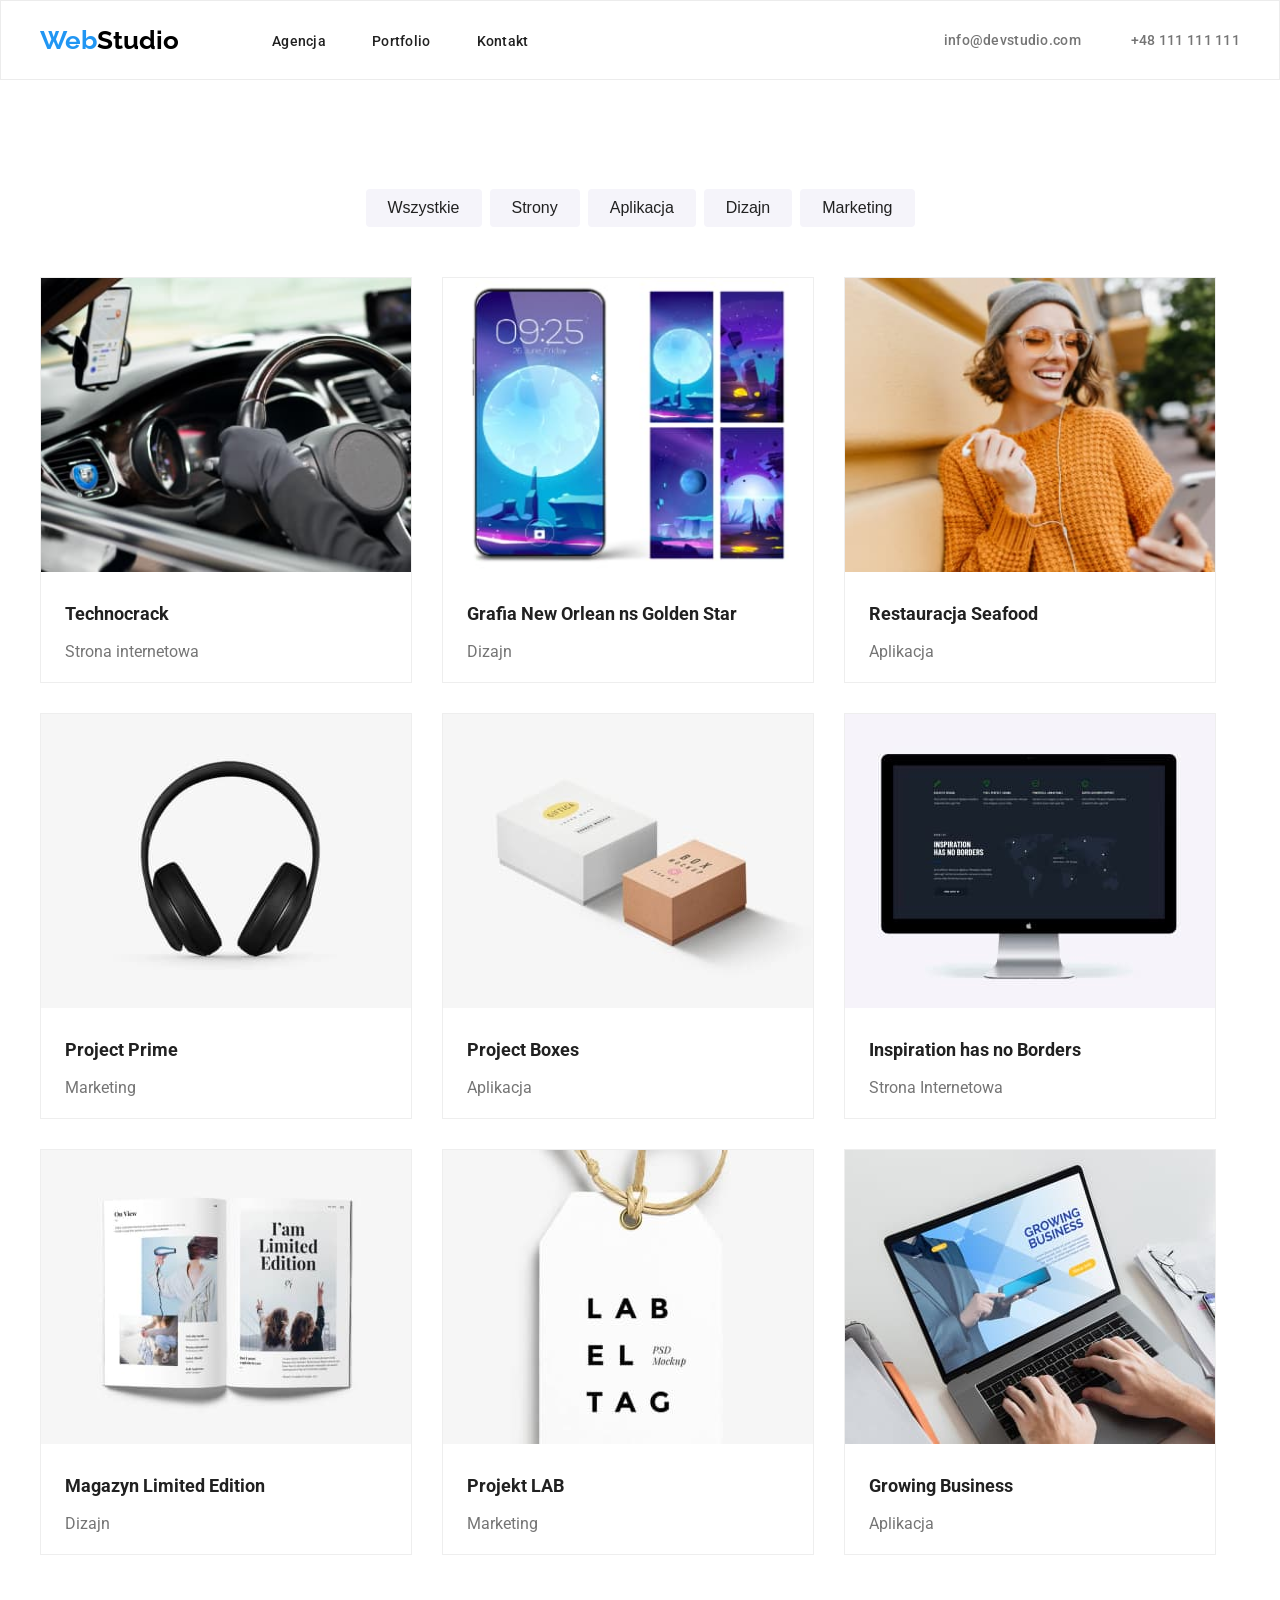
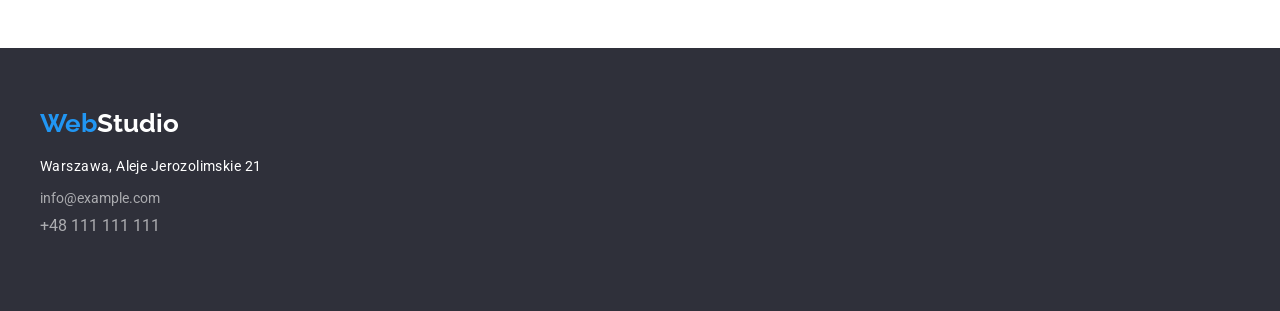
<file: portfolio.html>
<!DOCTYPE html>
<html lang="pl">

<head>
    <meta charset="utf-8">
    <meta http-equiv="X-UA-Compatible" content="IE=edge">
    <meta name="viewport" content="width=device-width, initial-scale=1.0">
    <title>Portfolio</title>
    <link rel="preconnect" href="https://fonts.googleapis.com">
    <link rel="preconnect" href="https://fonts.gstatic.com" crossorigin>
    <link
        href="https://fonts.googleapis.com/css2?family=Raleway:wght@700&family=Roboto:wght@400;500;700;900&display=swap"
        rel="stylesheet" />
    <link rel="stylesheet" href="CSS/styles.css">
</head>

<body>
    <div class="div-border">
        <header>
            <div class="container header-body">
                <div class="div-flex">
                    <a class="web-studio" href="/index.html"><span class="web">Web</span><span
                            class="studio">Studio</span></a>
                    <nav class="nav-flex">
                        <ul class="nav-flex">
                            <li><a class="link" href="#">Agencja</a></li>
                            <li><a class="link" href="./portfolio.html">Portfolio</a></li>
                            <li><a class="link" href="#">Kontakt</a></li>
                        </ul>
                    </nav>
                </div>
                <aside class="link-flex">
                    <a class="contact-link1" href="mailto:info@devstudio.com">info@devstudio.com</a>
                    <a class="contact-link1" href="tel:+48111111111">+48 111 111 111</a>
                </aside>
            </div>
        </header>
    </div>
    <main class="section">
        <section class="container">
            <ul class="button-list button-flex">
                <li>
                    <button class="button" type="button">
                        <p class="button-text">Wszystkie</p>
                    </button>
                </li>
                <li>
                    <button class="button" type="button">
                        <p class="button-text">Strony</p>
                    </button>
                </li>
                <li>
                    <button class="button" type="button">
                        <p class="button-text">Aplikacja</p>
                    </button>
                </li>
                <li>
                    <button class="button" type="button">
                        <p class="button-text">Dizajn</p>
                    </button>
                </li>
                <li>
                    <button class="button" type="button">
                        <p class="button-text">Marketing</p>
                    </button>
                </li>
            </ul>
        </section>
        <section>
            <ul class="button-list img2-display container">
                <li>
                    <figure class="Miroslaw-zelent-rzadzi"><img src="./images/img4.jpg" alt="ekran laptopa" width="370"
                            height="294">
                        <figcaption class="ffffff">
                            <p class="head-text">Technocrack</p>
                            <p class="line-text">Strona internetowa</p>
                        </figcaption>
                    </figure>
                </li>
                <li>
                    <figure class="Miroslaw-zelent-rzadzi"><img src="./images/img5.jpg" alt="grający koszykarze"
                            width="370" height="294">
                        <figcaption class="ffffff">
                            <p class="head-text">Grafia New Orlean ns Golden Star</p>
                            <p class="line-text">Dizajn</p>
                        </figcaption>
                    </figure>
                </li>
                <li>
                    <figure class="Miroslaw-zelent-rzadzi"><img src="./images/img6.jpg" alt="ryba z opisem" width="370"
                            height="294">
                        <figcaption class="ffffff">
                            <p class="head-text">Restauracja Seafood</p>
                            <p class="line-text">Aplikacja</p>
                        </figcaption>
                    </figure>
                </li>
                <li>
                    <figure class="Miroslaw-zelent-rzadzi"><img src="./images/img7.jpg" alt="czarne nauszne sluchawki"
                            width=370 height=294>
                        <figcaption class="ffffff">
                            <p class="head-text">Project Prime</p>
                            <p class="line-text">Marketing</p>
                        </figcaption>
                    </figure>
                </li>
                <li>
                    <figure class="Miroslaw-zelent-rzadzi">
                        <img src="./images/img8.jpg" alt="dwa kartonowe pudelka" width=370 height=294>
                        <figcaption class="ffffff">
                            <p class="head-text">Project Boxes</p>
                            <p class="line-text">Aplikacja</p>
                        </figcaption>
                    </figure>
                </li>
                <li>
                    <figure class="Miroslaw-zelent-rzadzi"><img src="./images/img9.jpg" alt="ekran komputera" width=370
                            height=294>
                        <figcaption class="ffffff">
                            <p class="head-text">Inspiration has no Borders</p>
                            <p class="line-text">Strona Internetowa</p>
                    </figure>
                </li>
                <li>
                    <figure class="Miroslaw-zelent-rzadzi"><img src="./images/img10.jpg" alt="owarte czasopismo"
                            width=370 height=294>
                        <figcaption class="ffffff">
                            <p class="head-text">Magazyn Limited Edition</p>
                            <p class="line-text">Dizajn</p>
                        </figcaption>
                    </figure>
                </li>
                <li>
                    <figure class="Miroslaw-zelent-rzadzi"><img src="./images/img11.jpg" alt="metka odziezowa z napisem"
                            width=370 height=294>
                        <figcaption class="ffffff">
                            <p class="head-text">Projekt LAB</p>
                            <p class="line-text">Marketing</p>
                        </figcaption>
                    </figure>
                </li>
                <li>
                    <figure class="Miroslaw-zelent-rzadzi"><img src="./images/img12.jpg" alt="wlaczony-laptop" width=370
                            height=294>
                        <figcaption class="ffffff">
                            <p class="head-text">Growing Business</p>
                            <p class="line-text">Aplikacja</p>
                        </figcaption>
                    </figure>
                </li>
            </ul>
        </section>
    </main>
    <footer class="color-footer">
        <section class="container">
            <a class="web-studio web-studio-margin" href="/index.html"><span class="Web">Web</span><span
                    class="studio-footer">Studio</span></a>
            <address>
                <ul class="button-list adress-flex">
                    <li>
                        <a class="adress-footer" href="https://goo.gl/maps/VbSn34Kh2Uzp6g4f7" target="_blank"
                            rel="noopener nofollow noreferrer">Warszawa, Aleje Jerozolimskie 21</a>
                    </li>
                    <li><a class="contact" href="mailto:info@example.com">info@example.com</a></li>
                    <li><a class="contact-phone" href="tel:+48111111111">+48 111 111 111</a></li>
                </ul>
            </address>
        </section>
    </footer>
</body>

</html>
</file>
<file: CSS/styles.css>
body {
	font-family: "Roboto", sans-serif;
	background: #fff;
	margin: 0;
}

:root {
	--brand-color: #2196f3;
}

.web-studio {
	font-family: Raleway;
	font-weight: 700;
	font-size: 26px;
	line-height: 1.17;
	color: var(--brand-color);
	text-decoration: none;
}

.web {
	color: var(--brand-color);
}

.studio {
	color: #000000;
}

.link {
	color: #212121;
	text-decoration: none;
	font-weight: 500;
	font-size: 14px;
	line-height: 1.19;
	letter-spacing: 0.02em;
}

.link:hover,
.link:focus {
	color: var(--brand-color);
}

.contact-link1 {
	color: #757575;
	text-decoration: none;
	font-weight: 500;
	font-size: 14px;
	line-height: 1.19;
	letter-spacing: 0.02em;
}

.contact-link1:hover,
.contact-link1:focus {
	color: var(--brand-color);
}

.headline {
	font-weight: 900;
	font-size: 44px;
	line-height: 1.36;
	letter-spacing: 0.06em;
	color: #ffffff;
	text-transform: uppercase;
	text-align: center;
}

.service-button {
	font-weight: 700;
	font-size: 16px;
	line-height: 1.88;
	background: var(--brand-color);
	box-shadow: 0px 4px 4px rgba(0, 0, 0, 0.15);
	cursor: pointer;
	color: #ffffff;
	padding: 10px 42px;
}

.lorem {
	font-weight: 700;
	font-size: 14px;
	line-height: 1.14;
	color: #212121;
}

.lorem-text {
	font-weight: 400px;
	font-size: 14px;
	line-height: 1.71;
	color: #757575;
}

.about-us {
	font-weight: 700;
	font-size: 36px;
	line-height: 1.19;
	color: #212121;
	text-align: center;
	margin: 0;
	margin-bottom: 50px;
}

.our-team {
	font-weight: 700;
	font-size: 36px;
	line-height: 1.19;
	color: #212121;
	text-align: center;
	margin-bottom: 50px;
}

.employee {
	font-weight: 500;
	font-size: 16px;
	line-height: 1.19;
	color: #212121;
	text-align: center;
	margin-top: 30px;
}

.function {
	font-weight: 400;
	font-size: 16px;
	line-height: 1.19;
	color: #757575;
	text-align: center;
	margin-bottom: 30px;
}

.contact {
	font-weight: 400;
	font-size: 14px;
	color: #757575;
	text-decoration: none;
	font-style: normal;
	color: rgba(255, 255, 255, 0.6);
}

.contact:hover,
.contact:focus {
	color: var(--brand-color);
}

.contact-phone {
	text-decoration: none;
	font-style: normal;
	color: rgba(255, 255, 255, 0.6);
}

.contact-phone:hover,
.contact-phone:focus {
	color: var(--brand-color);
}

.contact-phone:hover,
.contact-phone:focus {
	color: var(--brand-color);
}
.button {
	font-weight: 500;
	font-size: 16px;
	line-height: 1.6;
	cursor: pointer;
	color: #212121;
	border: none;
	border-radius: 4px;
	background-color: #f5f4fa;
	padding: 6px 22px;
}

.button-list {
	list-style: none;
	padding: 0;
}

.button:hover,
.button:focus {
	background-color: var(--brand-color);
	color: #fff;
	box-shadow: 0px 3px 1px rgba(0, 0, 0, 0.1), 0px 1px 2px rgba(0, 0, 0, 0.08),
		0px 2px 2px rgba(0, 0, 0, 0.12);
}

.head-text {
	font-weight: 700;
	font-size: 18px;
	line-height: 2;
	color: #212121;
	margin: 0;
	margin-bottom: 4px;
}

.line-text {
	font-weight: 400;
	font-size: 16px;
	line-height: 2;
	color: #757575;
	margin: 0;
}

.studio-footer {
	color: #ffffff;
}

.adress-footer {
	font-size: 14px;
	line-height: 1, 71;
	letter-spacing: 0.03em;
	color: #ffffff;
	text-decoration: none;
}

.color-section {
	background-color: #2f303a;
	display: flex;
	justify-content: center;
	flex-direction: column;
	align-items: center;
}

.color-footer {
	background-color: #2f303a;
	padding-block: 60px;
}

.color-team {
	background-color: #f5f4fa;
}

.employee-photo {
	width: 270px;
	height: 368px;
	background-color: #ffffff;
	box-shadow: 0px 1px 3px rgba(0, 0, 0, 0.12), 0px 1px 1px rgba(0, 0, 0, 0.14),
		0px 2px 1px rgba(0, 0, 0, 0.2);
	border-radius: 0px 0px 4px 4px;
	margin: 0;
}

.adress-footer {
	font-size: 14px;
	line-height: 1.71;
	letter-spacing: 0.03em;
	color: #ffffff;
	text-decoration: none;
	font-style: normal;
}

.Miroslaw-zelent-rzadzi {
	background-color: #fff;
	width: 370px;
	height: 404px;
	border: 1px solid #eee;
	margin: 0;
}

.header-body {
	display: flex;
	align-items: center;
	gap: 50px;
	justify-content: space-between;
	padding: 24px 0;
}

.nav-flex {
	display: flex;
	gap: 46px;
	justify-content: center;
	align-items: center;
	list-style: none;
	padding: 0;
	margin: 0;
}

.container {
	width: 1200px;
	margin: 0 auto;
}

.list-display {
	display: flex;
	flex-direction: row;
	gap: 30px;
}

.section {
	padding-block: 93px;
}

.img-display {
	display: flex;
	flex-direction: row;
	gap: 30px;
}

.img2-display {
	display: flex;
	gap: 30px;
	flex-direction: row;
	flex-wrap: wrap;
}

.button-flex {
	display: flex;
	gap: 8px;
	flex-direction: row;
	justify-content: center;
	align-items: center;
	margin-bottom: 50px;
}

.div-flex {
	display: flex;
	gap: 93px;
	align-items: center;
}

.link-flex {
	display: flex;
	gap: 50px;
	align-items: center;
}

.ffffff {
	padding: 20px 24px;
}

.web-studio-margin {
	margin-bottom: 20px;
}

.adress-flex {
	display: flex;
	gap: 9px;
	flex-direction: column;
}

.div-border {
	border: 1px solid #ececec;
}

.button-text {
	font-weight: 500;
	font-size: 16px;
	line-height: 1.625;
	color: #212121;
	margin: 0;
}

.about-us-padding {
	padding-bottom: 94px;
}
</file>
